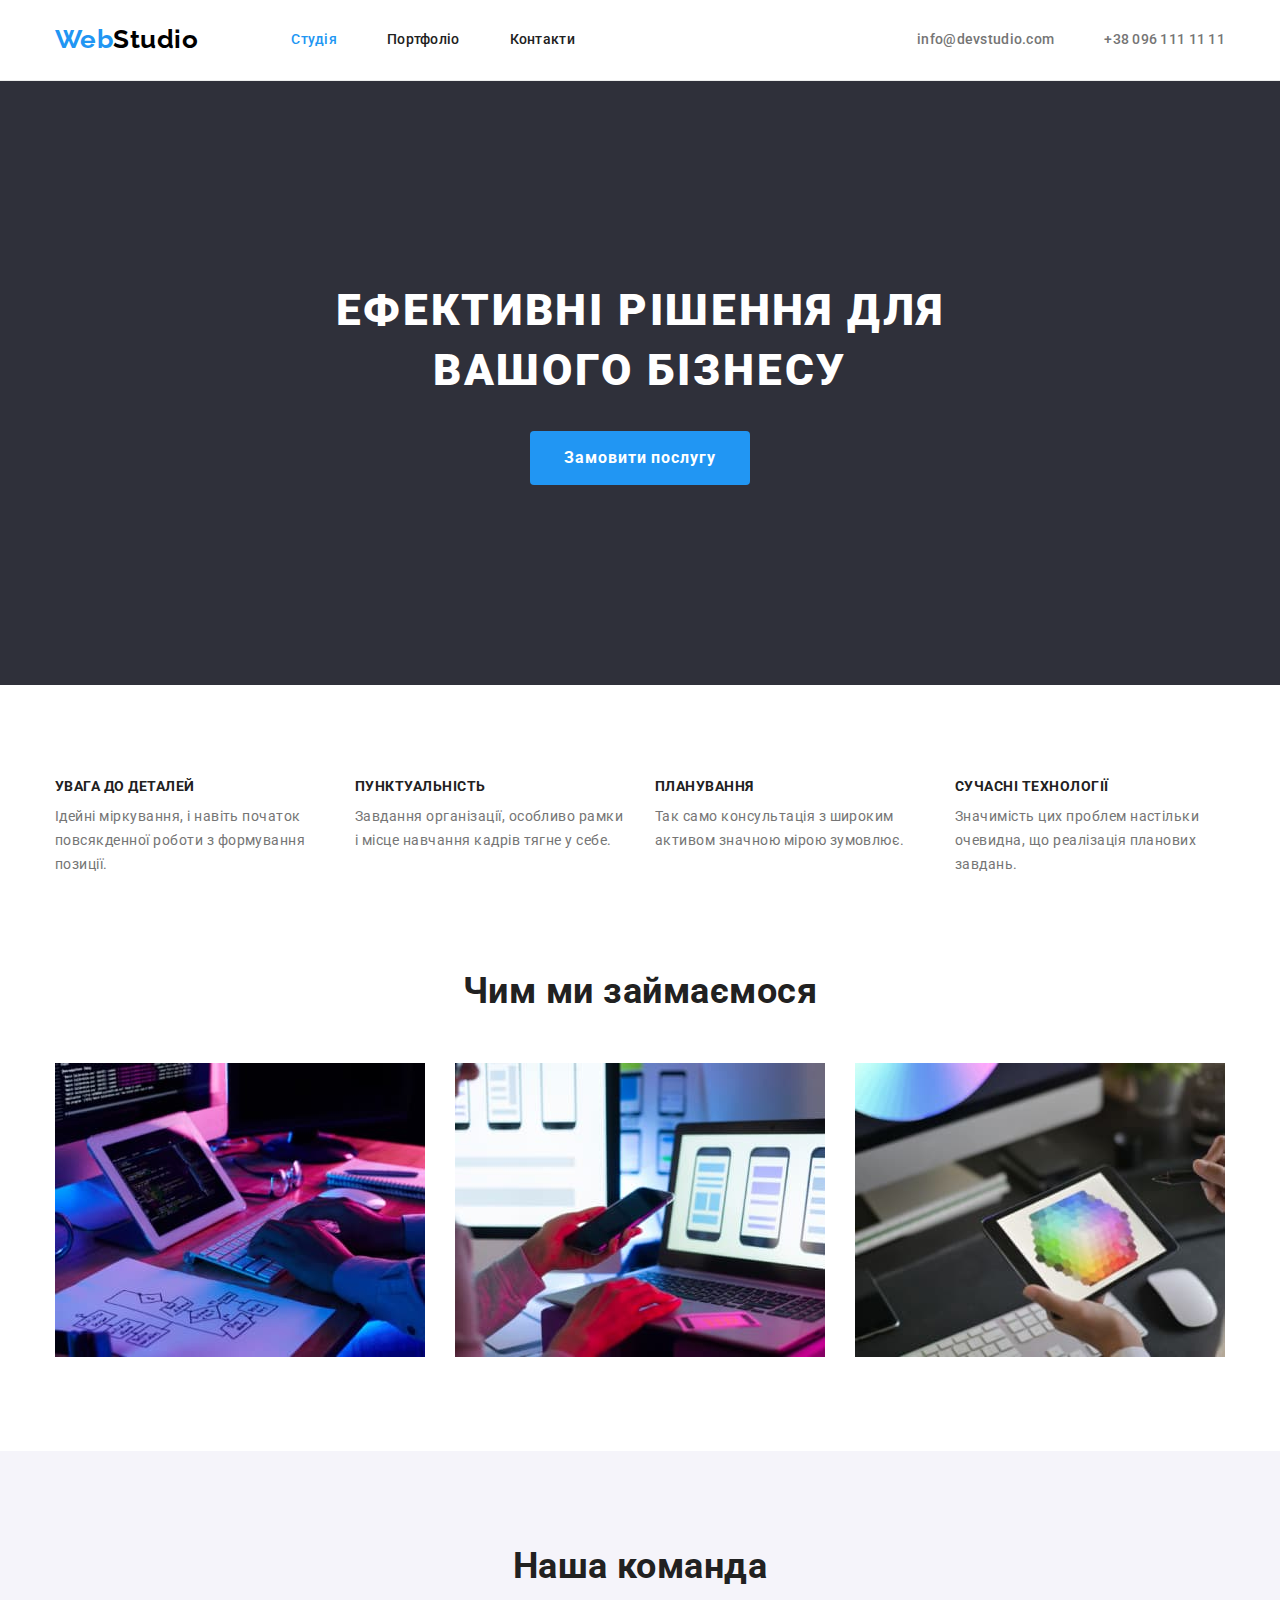
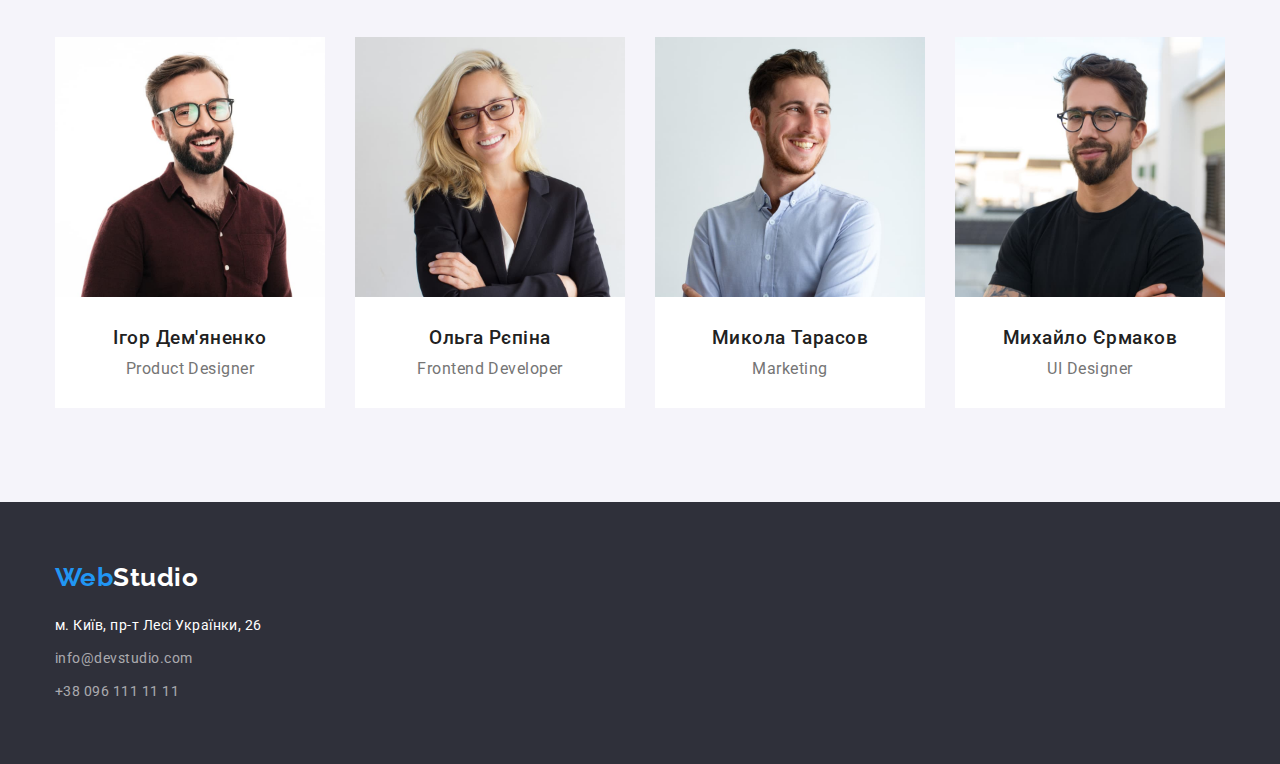
<file: index.html>
<!DOCTYPE html>
<html lang="uk">
  <head>
    <meta charset="UTF-8" />
    <meta http-equiv="X-UA-Compatible" content="IE=edge" />
    <meta name="viewport" content="width=device-width, initial-scale=1.0" />
    <title>Студія</title>
    <link rel="preconnect" href="https://fonts.googleapis.com" />
    <link rel="preconnect" href="https://fonts.gstatic.com" crossorigin />
    <link
      href="https://fonts.googleapis.com/css2?family=Raleway:wght@700&family=Roboto:wght@400;500;700;900&display=swap"
      rel="stylesheet"
    />
    <link
      rel="stylesheet"
      href="https://cdnjs.cloudflare.com/ajax/libs/modern-normalize/1.1.0/modern-normalize.min.css"
    />
    <link rel="stylesheet" href="./css/styles.css" />
  </head>
  <body>
    <!-- Шапка -->
    <header class="hat">
      <div class="container">
        <!-- Головна навігація -->
        <nav class="hat-nav">
          <!-- Логотип -->
          <a href="./index.html" lang="en" class="logo-hat link"
            ><span class="logo-web">Web</span>Studio</a
          >
          <!-- Меню -->
          <ul class="hat-navigation list">
            <li class="item"><a href="#" class="current link">Студія</a></li>
            <li class="item">
              <a href="./portfolio.html" class="portfolio link">Портфоліо</a>
            </li>
            <li class="item"><a href="#" class="contact link">Контакти</a></li>
          </ul>
        </nav>
        <!-- Контакти -->
        <ul class="hat-contact list">
          <li class="item">
            <a href="mailto:info@devstudio.com" class="link"
              >info@devstudio.com</a
            >
          </li>
          <li class="item">
            <a href="tel:+380961111111" class="link">+38 096 111 11 11</a>
          </li>
        </ul>
      </div>
    </header>

    <!-- Контент -->
    <main>
      <!-- Hero -->
      <section class="section hero">
        <h1 class="title">Ефективні рішення для вашого бізнесу</h1>
        <button type="button" class="push">Замовити послугу</button>
      </section>

      <!-- Особливості -->
      <section class="section features">
        <div class="container">
          <!-- Невидимий заголовок -->
          <h2 class="hidden-title">Особливості</h2>
          <ul class="list">
            <li class="item">
              <h3 class="title">Увага до деталей</h3>
              <p class="text">
                Ідейні міркування, і навіть початок повсякденної роботи з
                формування позиції.
              </p>
            </li>
            <li class="item">
              <h3 class="title">Пунктуальність</h3>
              <p class="text">
                Завдання організації, особливо рамки і місце навчання кадрів
                тягне у себе.
              </p>
            </li>
            <li class="item">
              <h3 class="title">Планування</h3>
              <p class="text">
                Так само консультація з широким активом значною мірою зумовлює.
              </p>
            </li>
            <li class="item">
              <h3 class="title">Сучасні технології</h3>
              <p class="text">
                Значимість цих проблем настільки очевидна, що реалізація
                планових завдань.
              </p>
            </li>
          </ul>
        </div>
      </section>

      <!-- Послуги -->
      <section class="section service">
        <div class="container">
          <h2 class="our-service">Чим ми займаємося</h2>
          <ul class="list">
            <li class="item">
              <img
                class="service-img"
                src="./images/img-service-01.jpg"
                alt="Набір на клавіатурі і планшет"
                width="370"
                height="294"
              />
            </li>
            <li class="item">
              <img
                class="service-img"
                src="./images/img-service-02.jpg"
                alt="Телефон в руках і ноутбук"
                width="370"
                height="294"
              />
            </li>
            <li class="item">
              <img
                class="service-img"
                src="./images/img-service-03.jpg"
                alt="Планшет в руках"
                width="370"
                height="294"
              />
            </li>
          </ul>
        </div>
      </section>

      <!-- Команда -->
      <section class="section team">
        <div class="container">
          <h2 class="our-team">Наша команда</h2>
          <ul class="list">
            <li class="item">
              <img
                class="team-img"
                src="./images/img-team-01.jpg"
                alt="Фото Ігоря Дем'яненко"
                width="270"
                height="260"
              />
              <h3 class="title">Ігор Дем'яненко</h3>
              <p lang="en" class="type">Product Designer</p>
            </li>
            <li class="item">
              <img
                class="team-img"
                src="./images/img-team-02.jpg"
                alt="Фото Ольги Рєпіної"
                width="270"
                height="260"
              />
              <h3 class="title">Ольга Рєпіна</h3>
              <p lang="en" class="type">Frontend Developer</p>
            </li>
            <li class="item">
              <img
                class="team-img"
                src="./images/img-team-03.jpg"
                alt="Фото Миколи Тарасова"
                width="270"
                height="260"
              />
              <h3 class="title">Микола Тарасов</h3>
              <p lang="en" class="type">Marketing</p>
            </li>
            <li class="item">
              <img
                class="team-img"
                src="./images/img-team-04.jpg"
                alt="Фото Михайла Єрмакова"
                width="270"
                height="260"
              />
              <h3 class="title">Михайло Єрмаков</h3>
              <p lang="en" class="type">UI Designer</p>
            </li>
          </ul>
        </div>
      </section>
    </main>

    <!-- Підвал -->
    <footer class="lower">
      <div class="container">
        <!-- Логотип -->
        <a href="./index.html" lang="en" class="logo-lower link"
          ><span class="logo-web">Web</span>Studio</a
        >
        <!-- Адреса і контакти -->
        <address class="communication">
          <ul class="lower-contact list">
            <li>
              <a
                href="https://goo.gl/maps/mxhUFA1pZr8x9ej18"
                target="_blank"
                rel="noopener noreferrer"
                class="house link"
                >м. Київ, пр-т Лесі Українки, 26</a
              >
            </li>
            <li>
              <a href="mailto:info@devstudio.com" class="lower-mail link"
                >info@devstudio.com</a
              >
            </li>
            <li>
              <a href="tel:+380961111111" class="lower-tel link"
                >+38 096 111 11 11</a
              >
            </li>
          </ul>
        </address>
      </div>
    </footer>
  </body>
</html>
</file>
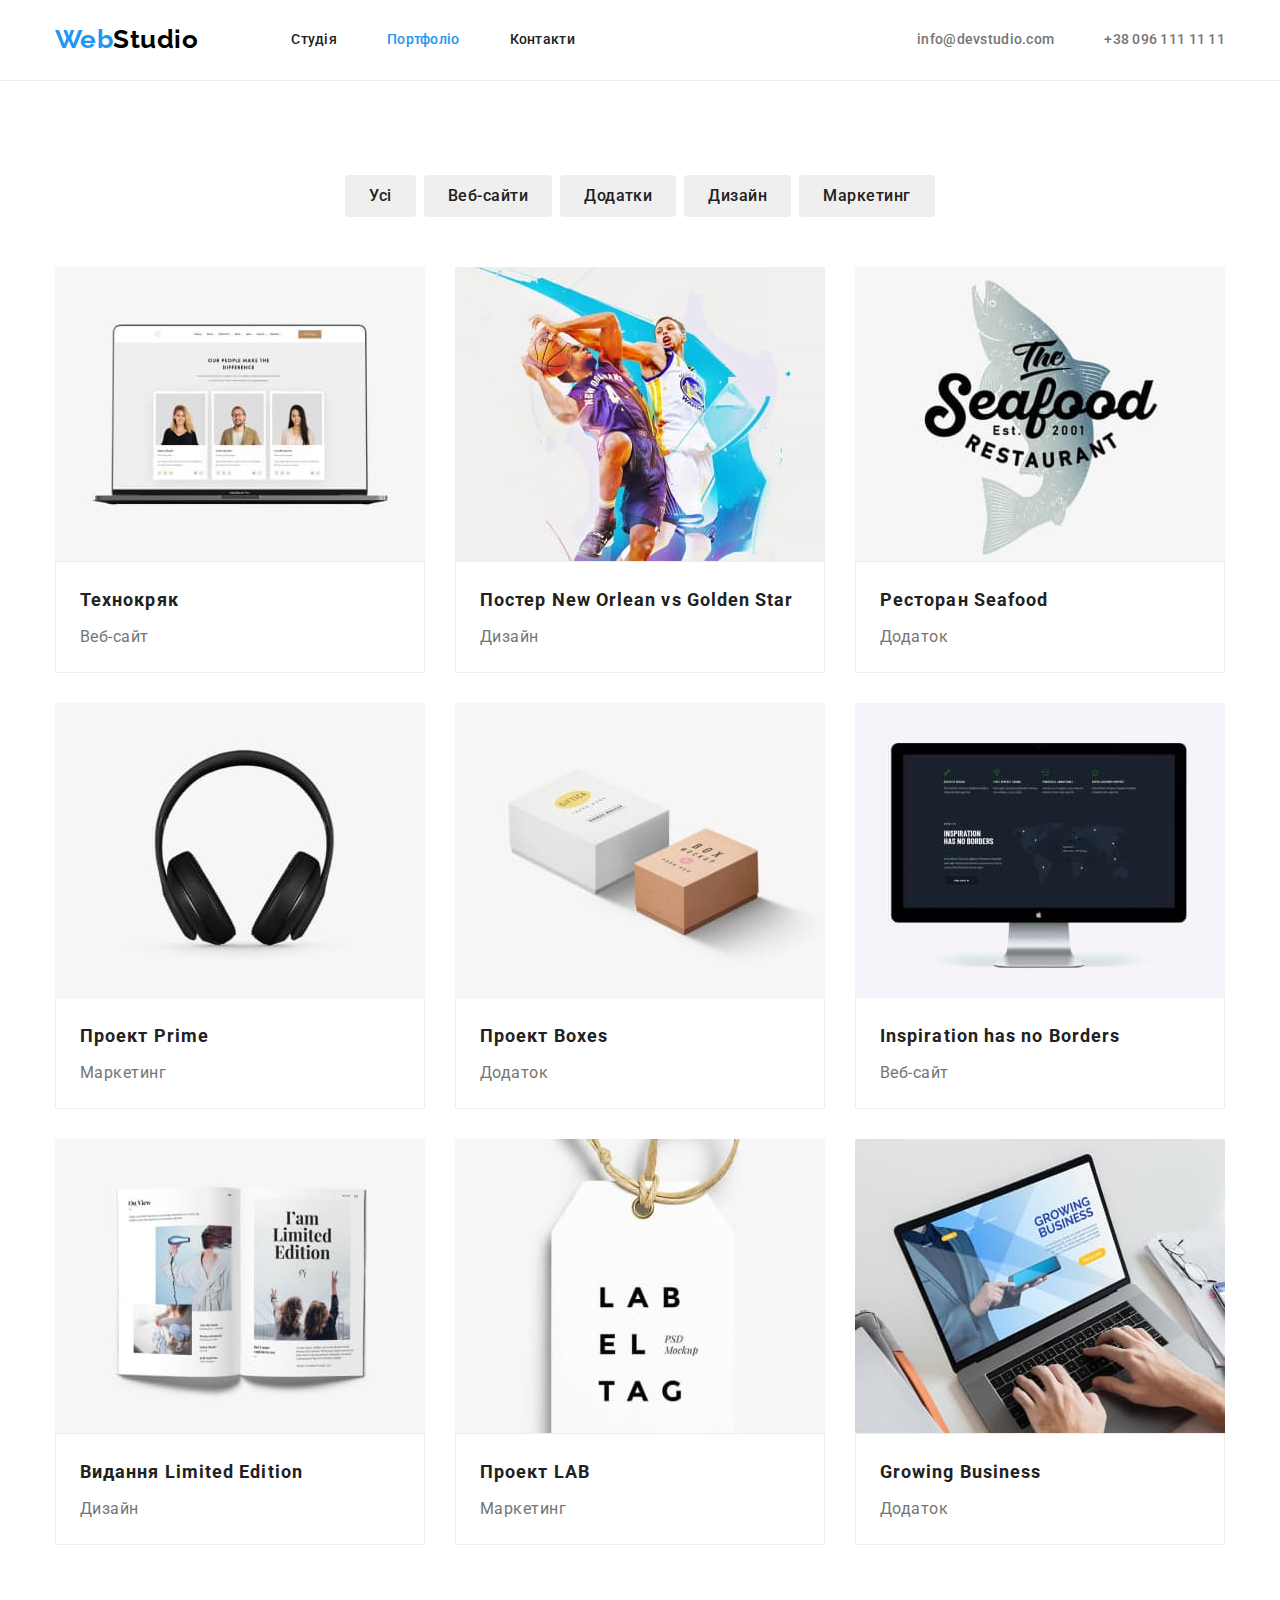
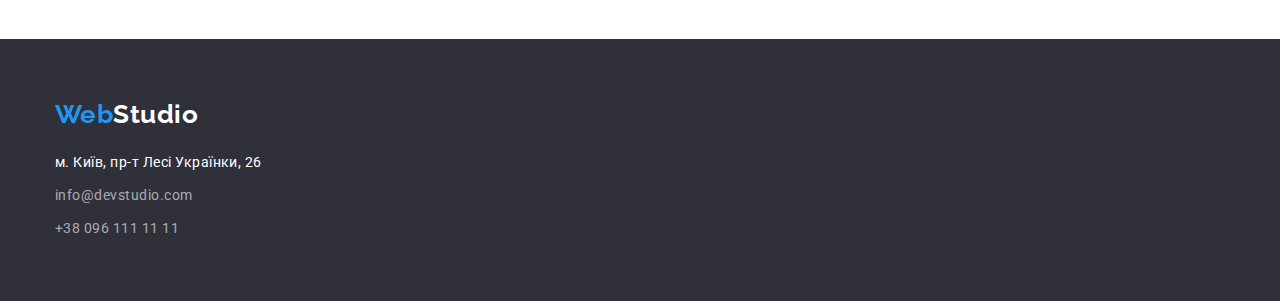
<file: portfolio.html>
<!DOCTYPE html>
<html lang="uk">
  <head>
    <meta charset="UTF-8" />
    <meta http-equiv="X-UA-Compatible" content="IE=edge" />
    <meta name="viewport" content="width=device-width, initial-scale=1.0" />
    <title>Портфоліо</title>
    <link rel="preconnect" href="https://fonts.googleapis.com" />
    <link rel="preconnect" href="https://fonts.gstatic.com" crossorigin />
    <link
      href="https://fonts.googleapis.com/css2?family=Raleway:wght@700&family=Roboto:wght@400;500;700;900&display=swap"
      rel="stylesheet"
    />
    <link
      rel="stylesheet"
      href="https://cdnjs.cloudflare.com/ajax/libs/modern-normalize/1.1.0/modern-normalize.min.css"
    />
    <link rel="stylesheet" href="./css/styles.css" />
  </head>
  <body>
    <!-- Шапка -->
    <header class="hat">
      <div class="container">
        <!-- Головна навігація -->
        <nav class="hat-nav">
          <!-- Логотип -->
          <a href="./index.html" lang="en" class="logo-hat link"
            ><span class="logo-web">Web</span>Studio</a
          >
          <!-- Меню -->
          <ul class="hat-navigation list">
            <li class="item">
              <a href="./index.html" class="studio link">Студія</a>
            </li>
            <li class="item"><a href="#" class="current link">Портфоліо</a></li>
            <li class="item"><a href="#" class="contact link">Контакти</a></li>
          </ul>
        </nav>
        <!-- Контакти -->
        <ul class="hat-contact list">
          <li class="item">
            <a href="mailto:info@devstudio.com" class="link"
              >info@devstudio.com</a
            >
          </li>
          <li class="item">
            <a href="tel:+380961111111" class="link">+38 096 111 11 11</a>
          </li>
        </ul>
      </div>
    </header>

    <!-- Контент -->
    <main>
      <!-- Портфоліо -->
      <section class="section works">
        <div class="container">
          <!-- Невидимий заголовок -->
          <h1 class="hidden-title">Портфоліо виконаних робіт</h1>
          <!-- Фільтер -->
          <ul class="filter list">
            <li class="item">
              <button type="button" class="push">Усі</button>
            </li>
            <li class="item">
              <button type="button" class="push">Веб-сайти</button>
            </li>
            <li class="item">
              <button type="button" class="push">Додатки</button>
            </li>
            <li class="item">
              <button type="button" class="push">Дизайн</button>
            </li>
            <li class="item">
              <button type="button" class="push">Маркетинг</button>
            </li>
          </ul>
          <!-- Портфоліо робіт -->
          <ul class="works list">
            <li class="item">
              <a
                href="#"
                class="link"
                target="_blank"
                rel="noopener noreferrer"
              >
                <img
                  class="works-img"
                  src="./images/img-portfolio-01.jpg"
                  alt="Ноутбук з відкритим веб-сайтом"
                  width="370"
                  height="294"
                />
                <div class="text">
                  <h2 class="title">Технокряк</h2>
                  <p class="type">Веб-сайт</p>
                </div>
              </a>
            </li>
            <li class="item">
              <a
                href="#"
                class="link"
                target="_blank"
                rel="noopener noreferrer"
              >
                <img
                  class="works-img"
                  src="./images/img-portfolio-02.jpg"
                  alt="Два баскетболісти з м'ячем"
                  width="370"
                  height="294"
                />
                <div class="text">
                  <h2 class="title">Постер New Orlean vs Golden Star</h2>
                  <p class="type">Дизайн</p>
                </div>
              </a>
            </li>
            <li class="item">
              <a
                href="#"
                class="link"
                target="_blank"
                rel="noopener noreferrer"
              >
                <img
                  class="works-img"
                  src="./images/img-portfolio-03.jpg"
                  alt="Логотип ресторану Seafood"
                  width="370"
                  height="294"
                />
                <div class="text">
                  <h2 class="title">Ресторан Seafood</h2>
                  <p class="type">Додаток</p>
                </div>
              </a>
            </li>
            <li class="item">
              <a
                href="#"
                class="link"
                target="_blank"
                rel="noopener noreferrer"
              >
                <img
                  class="works-img"
                  src="./images/img-portfolio-04.jpg"
                  alt="Навушники"
                  width="370"
                  height="294"
                />
                <div class="text">
                  <h2 class="title">Проект Prime</h2>
                  <p class="type">Маркетинг</p>
                </div>
              </a>
            </li>
            <li class="item">
              <a
                href="#"
                class="link"
                target="_blank"
                rel="noopener noreferrer"
              >
                <img
                  class="works-img"
                  src="./images/img-portfolio-05.jpg"
                  alt="Дві коробки"
                  width="370"
                  height="294"
                />
                <div class="text">
                  <h2 class="title">Проект Boxes</h2>
                  <p class="type">Додаток</p>
                </div>
              </a>
            </li>
            <li class="item">
              <a
                href="#"
                class="link"
                target="_blank"
                rel="noopener noreferrer"
              >
                <img
                  class="works-img"
                  src="./images/img-portfolio-06.jpg"
                  alt="Монітор комп'ютера"
                  width="370"
                  height="294"
                />
                <div class="text">
                  <h2 lang="en" class="title">Inspiration has no Borders</h2>
                  <p class="type">Веб-сайт</p>
                </div>
              </a>
            </li>
            <li class="item">
              <a
                href="#"
                class="link"
                target="_blank"
                rel="noopener noreferrer"
              >
                <img
                  class="works-img"
                  src="./images/img-portfolio-07.jpg"
                  alt="Відкрита крижка"
                  width="370"
                  height="294"
                />
                <div class="text">
                  <h2 class="title">Видання Limited Edition</h2>
                  <p class="type">Дизайн</p>
                </div>
              </a>
            </li>
            <li class="item">
              <a
                href="#"
                class="link"
                target="_blank"
                rel="noopener noreferrer"
              >
                <img
                  class="works-img"
                  src="./images/img-portfolio-08.jpg"
                  alt="Логотип LAB EL TAG"
                  width="370"
                  height="294"
                />
                <div class="text">
                  <h2 class="title">Проект LAB</h2>
                  <p class="type">Маркетинг</p>
                </div>
              </a>
            </li>
            <li class="item">
              <a
                href="#"
                class="link"
                target="_blank"
                rel="noopener noreferrer"
              >
                <img
                  class="works-img"
                  src="./images/img-portfolio-09.jpg"
                  alt="Відкритий ноутбук"
                  width="370"
                  height="294"
                />
                <div class="text">
                  <h2 lang="en" class="title">Growing Business</h2>
                  <p class="type">Додаток</p>
                </div>
              </a>
            </li>
          </ul>
        </div>
      </section>
    </main>

    <!-- Підвал -->
    <footer class="lower">
      <div class="container">
        <!-- Логотип -->
        <a href="./index.html" lang="en" class="logo-lower link"
          ><span class="logo-web">Web</span>Studio</a
        >
        <!-- Адреса і контакти -->
        <address class="communication">
          <ul class="lower-contact list">
            <li>
              <a
                href="https://goo.gl/maps/mxhUFA1pZr8x9ej18"
                target="_blank"
                rel="noopener noreferrer"
                class="house link"
                >м. Київ, пр-т Лесі Українки, 26</a
              >
            </li>
            <li>
              <a href="mailto:info@devstudio.com" class="lower-mail link"
                >info@devstudio.com</a
              >
            </li>
            <li>
              <a href="tel:+380961111111" class="lower-tel link"
                >+38 096 111 11 11</a
              >
            </li>
          </ul>
        </address>
      </div>
    </footer>
  </body>
</html>
</file>
<file: css/styles.css>
:root {
  --logo-web: #2196f3;
  --logo-studio-hat: #000000;
  --background-global: #ffffff;
  --background-hero-footer: #2f303a;
  --background-team: #f5f4fa;
  --color-primery-white: #ffffff;
  --color-title: #212121;
  --color-text: #757575;
  --color-border-header: #ececec;
  --color-border-potfolio: #eeeeee;
  --hover-focus-button: #2196f3;
}

body {
  background-color: var(--background-global);
  color: var(--color-text);

  font-family: Roboto, sans-serif;
  letter-spacing: 0.03em;

  margin: 0;
}

.container {
  width: 1200px;
  margin-left: auto;
  margin-right: auto;
  padding-left: 15px;
  padding-right: 15px;
}

/* Приховані заголовки, маркери списків, підкреслення посилань */

.hidden-title {
  color: transparent;
  font-size: 0;
  margin: 0;
}

.list {
  margin: 0;
  padding: 0;
  list-style: none;
}

.link {
  text-decoration: none;
}

/* Логотип */

.logo-hat,
.logo-lower {
  font-family: Raleway, sans-serif;
  font-weight: 700;
  font-size: 26px;
  line-height: 1.2;
}

.logo-web {
  color: var(--logo-web);
}

.logo-hat {
  color: var(--logo-studio-hat);

  margin-right: 93px;
}

.logo-lower {
  color: var(--color-primery-white);

  margin-top: 0;
}

/* Header - Шапка: меню, пошта і телефон */

.hat .container,
.hat-nav {
  display: flex;
  align-items: center;
}

.hat-navigation.list,
.hat-contact.list {
  display: flex;

  font-weight: 500;
  font-size: 14px;
  line-height: 1.14;
  letter-spacing: 0.02em;
}

.hat-navigation > .item:not(:last-child),
.hat-contact > .item:not(:last-child) {
  margin-right: 50px;
}

.hat-navigation .link,
.hat-contact .link {
  display: block;
  padding-top: 32px;
  padding-bottom: 32px;
}

.studio,
.portfolio,
.contact {
  color: var(--color-title);
}

.hat-contact.list {
  margin-left: auto;
}

.hat-contact .link {
  color: var(--color-text);
}

.hat {
  border-bottom: 1px solid var(--color-border-header);
}

/* Footer - Підвал: адреса, пошта і телефон */

.lower {
  background-color: var(--background-hero-footer);

  font-size: 14px;
  line-height: 1.71;

  padding-top: 60px;
  padding-bottom: 60px;
}

.communication {
  margin-top: 20px;
}

.lower-contact .link {
  font-style: normal;

  display: inline-block;
  padding: 0;
  margin: 0;
}

.lower-contact .house.link,
.lower-contact .lower-mail.link {
  margin-bottom: 9px;
}

.house {
  color: var(--color-primery-white);
}

.lower-mail,
.lower-tel {
  color: rgba(255, 255, 255, 0.6);
}

/* Hover and Focus: navigation and contact */

.current,
.hat-navigation a:hover,
.hat-navigation a:focus,
.hat-contact a:hover,
.hat-contact a:focus,
.communication a:hover,
.communication a:focus {
  color: var(--hover-focus-button);
}

/* HOME PAGE - СТУДІЯ */

/* Hero */

.section.hero {
  background-color: var(--background-hero-footer);

  text-align: center;

  padding-top: 200px;
  padding-bottom: 200px;
}

.section.hero .title {
  max-width: 696px;

  color: var(--color-primery-white);

  font-weight: 900;
  font-size: 44px;
  line-height: 1.36;
  letter-spacing: 0.06em;
  text-transform: uppercase;

  margin: 0 auto 30px auto;
}

.section.hero .push {
  background-color: var(--hover-focus-button);
  color: var(--color-primery-white);

  font-family: inherit;
  font-weight: 700;
  line-height: 1.88;
  align-items: center;
  letter-spacing: 0.06em;

  cursor: pointer;

  padding: 10px 32px 10px 32px;
  border-radius: 4px;
  border-color: transparent;
}

/* Особливості */

.section.features {
  padding-top: 94px;
  padding-bottom: 94px;
}

.section.features .list {
  display: flex;
}

.section.features .item {
  width: 270px;
}

.section.features .item:not(:last-child) {
  margin-right: 30px;
}

.section.features .title {
  color: var(--color-title);

  font-size: 14px;
  line-height: 1.14;
  text-transform: uppercase;

  margin-top: 0;
  margin-bottom: 10px;
}

.section.features .text {
  font-size: 14px;
  line-height: 1.71;

  margin-top: 0;
  margin-bottom: 0;
}

/* Послуги */

.section.service {
  padding-bottom: 94px;
}

.section.service .list,
.section.team .list {
  display: flex;
}

.service-img {
  display: block;
  text-align: center;
}

.section.service .item:not(:last-child) {
  margin-right: 30px;
}

.our-service,
.our-team {
  color: var(--color-title);

  font-size: 36px;
  line-height: 1.17;
  text-align: center;

  margin-top: 0;
  margin-bottom: 50px;
}

/* Команда */

.section.team {
  background-color: var(--background-team);

  padding-top: 94px;
  padding-bottom: 94px;
}

.section.team .item:not(:last-child) {
  margin-right: 30px;
}

.team-img {
  display: block;
  text-align: center;

  margin-bottom: 30px;
}

.section.team .item {
  background-color: var(--background-global);

  padding-bottom: 30px;
}

.section.team .title {
  color: var(--color-title);

  font-weight: 500;
  line-height: 1.19;
  text-align: center;

  margin-top: 0;
  margin-bottom: 10px;
}

.section.team .type {
  line-height: 1.19;
  text-align: center;

  margin-top: 0;
  margin-bottom: 0;
}

/* PAGE - ПОРТФОЛІО */

/* Портфоліо - Фільтр */

.section.works {
  padding-top: 94px;
  padding-bottom: 94px;
}

.section.works .filter.list {
  display: flex;
  justify-content: center;
  margin-bottom: 50px;
}

.filter.list > .item {
  margin-right: 8px;
}

.filter.list > .item:last-of-type {
  margin-right: 0;
}

.filter .push {
  color: var(--color-title);

  font-family: inherit;
  font-weight: 500;
  line-height: 1.63;
  text-align: center;
  letter-spacing: 0.03em;

  cursor: pointer;

  padding: 6px 22px 6px 22px;

  border-color: transparent;
  border-radius: 4px;
}

.filter .push:hover,
.filter .push:focus {
  background-color: var(--hover-focus-button);
  color: var(--color-primery-white);
}

/* Портфоліо - Фото і текст */

.section.works .works.list {
  display: flex;
  flex-wrap: wrap;
  gap: 30px;
}

.works.list > .item {
  flex-basis: calc((100% - 60px) / 3);
}

.works-img {
  display: block;
  text-align: center;
  box-sizing: border-box;

  margin: 0;
}

.section.works .text {
  padding: 20px 24px;

  border: 1px solid var(--color-border-potfolio);
}

.works .title {
  color: var(--color-title);

  font-size: 18px;
  line-height: 2;
  letter-spacing: 0.06em;

  margin-top: 0;
  margin-bottom: 4px;
}

.works .type {
  color: var(--color-text);

  line-height: 1.88;

  margin-top: 0;
  margin-bottom: 0;
}
</file>
